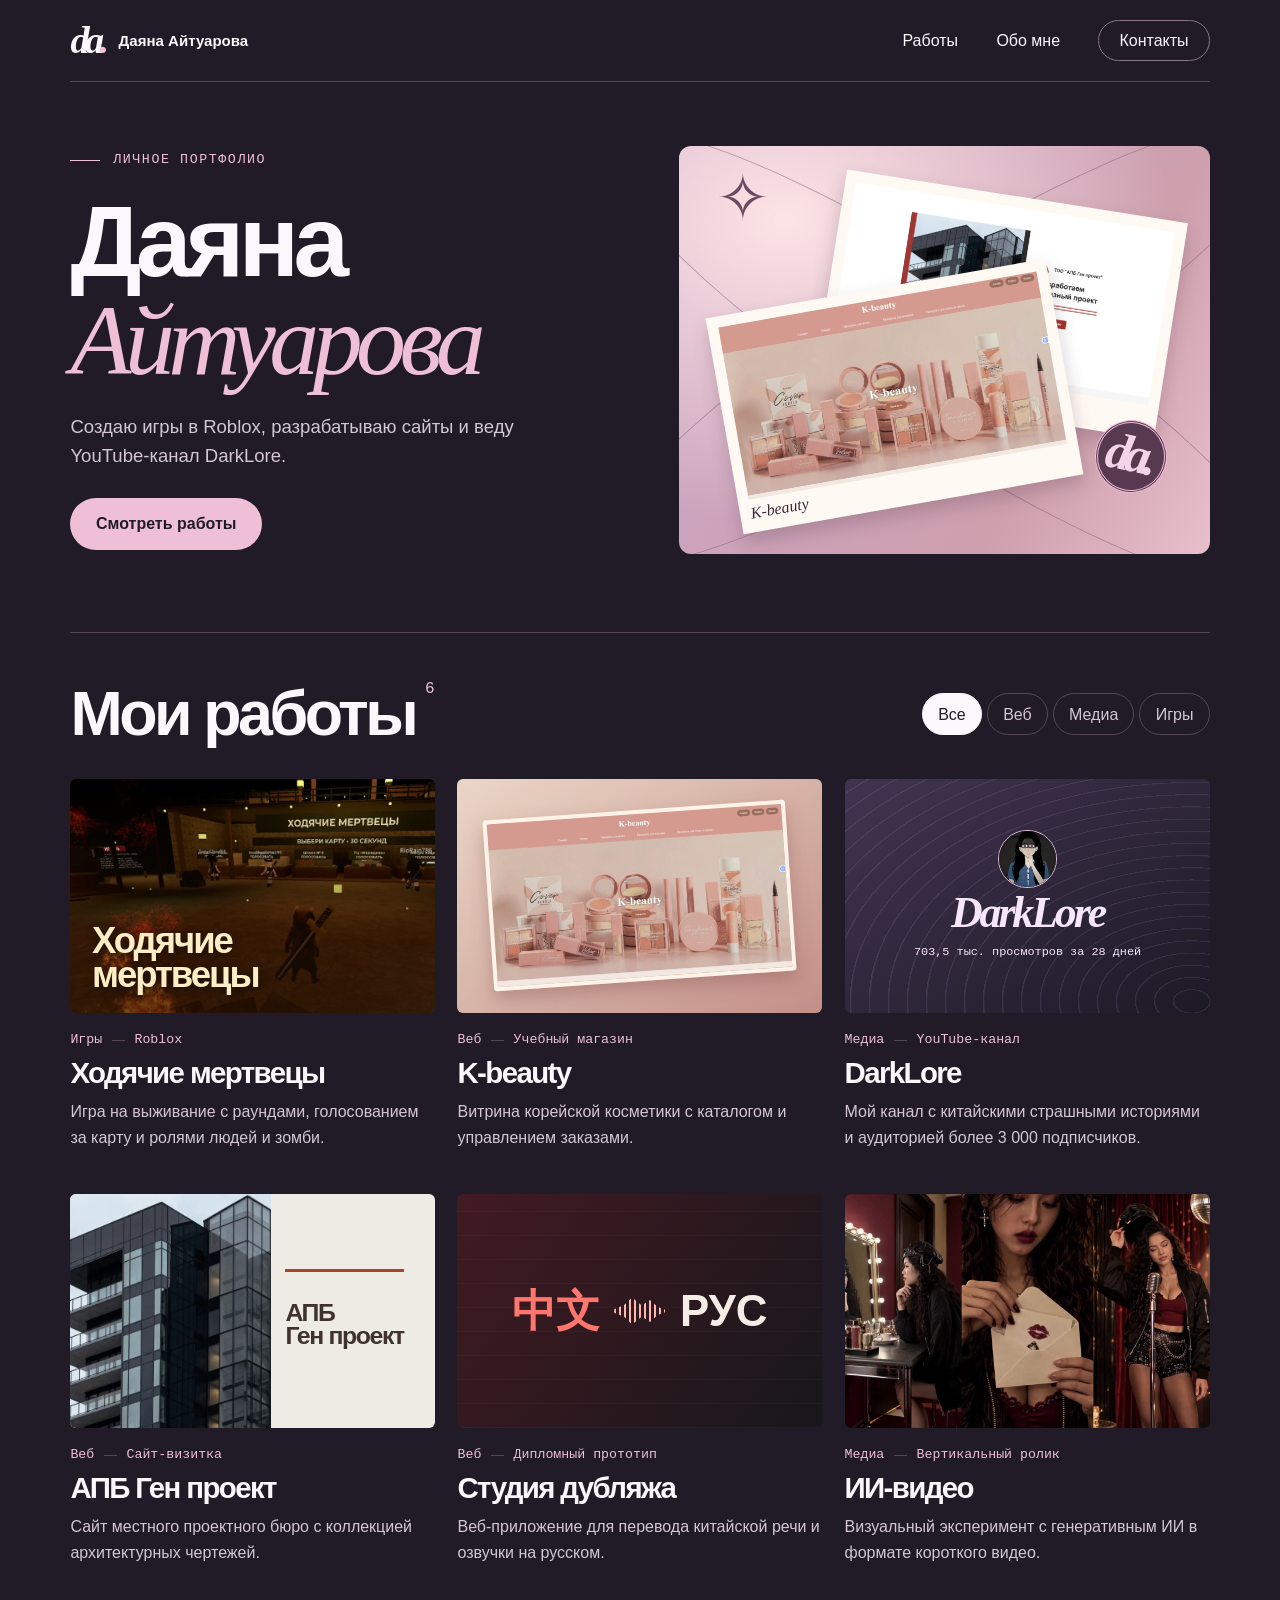
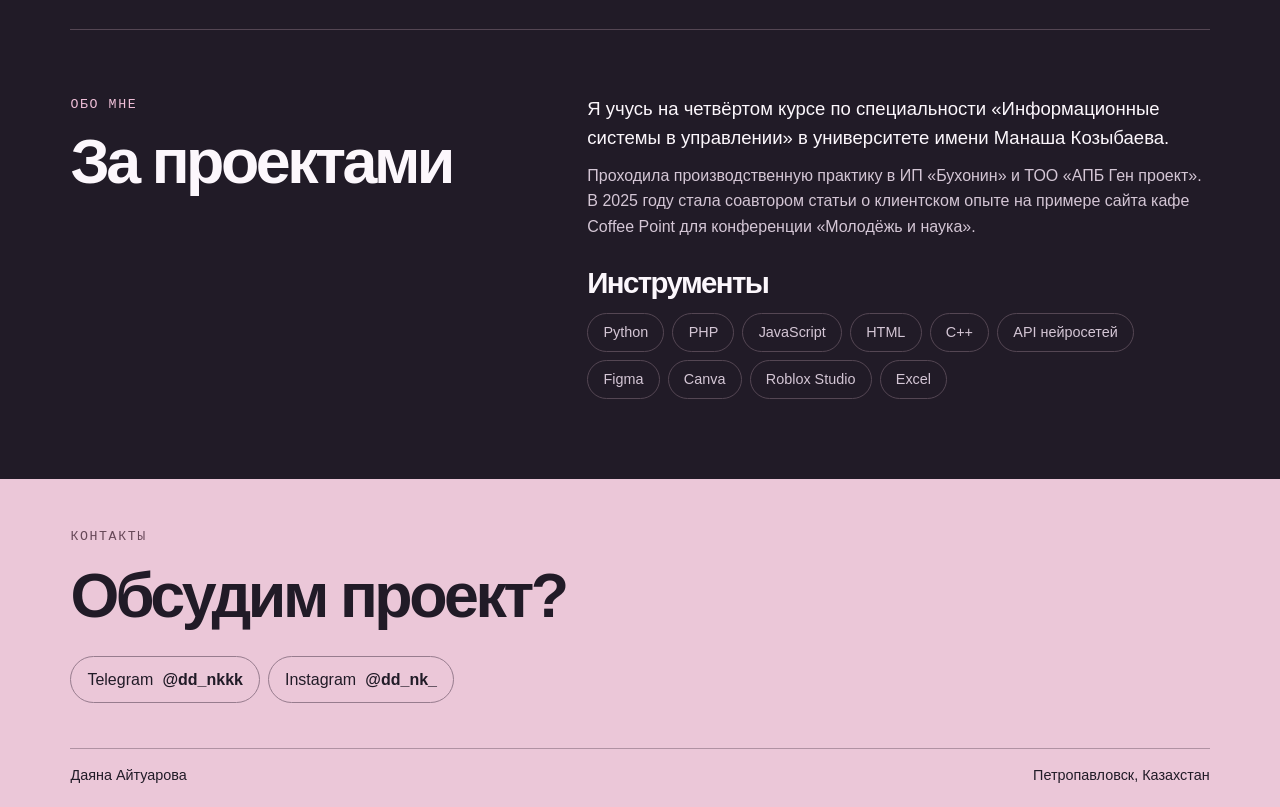
<file: index.html>
<!doctype html><html lang="ru"><head><meta charset="utf-8"><meta name="viewport" content="width=device-width,initial-scale=1"><meta name="theme-color" content="#211b27"><title>Портфолио · Даяна Айтуарова</title><meta name="description" content="Портфолио Даяны Айтуаровой. Сайты, видео и игры."><link rel="stylesheet" href="style.css?v=collage"></head><body id="top"><a class="skip" href="#main">К содержанию</a><header><a class="brand" href="#top" aria-label="Даяна Айтуарова, главная"><b>da<span>.</span></b><span>Даяна Айтуарова</span></a><nav aria-label="Основная навигация"><a href="#work">Работы</a><a href="#about">Обо мне</a><a class="nav-contact" href="#contact">Контакты</a></nav></header><main class="wrap" id="main"><section class="hero"><div class="hero-copy"><div class="eyebrow"><i></i> Личное портфолио</div><h1>Даяна<br><em>Айтуарова</em></h1><p>Создаю игры в Roblox, разрабатываю сайты и веду YouTube-канал DarkLore.</p><a class="btn" href="#work">Смотреть работы</a></div>
<div class="folio"><div class="orbit"></div><div class="orbit two"></div><span class="spark" aria-hidden="true">✧</span><a class="print rear" href="gen-proekt.html"><img src="arch.webp" alt=""><span>АПБ Ген проект</span></a><a class="print front" href="k-beauty.html"><img src="beauty.webp" alt=""><span>K-beauty</span></a><div class="seal" aria-hidden="true">da.</div></div></section><section id="work"><div class="work-head"><h2>Мои работы<sup>6</sup></h2><div class="filters" aria-label="Фильтр проектов" hidden><button type="button" aria-pressed="true" data-filter="Все">Все</button><button type="button" aria-pressed="false" data-filter="Веб">Веб</button><button type="button" aria-pressed="false" data-filter="Медиа">Медиа</button><button type="button" aria-pressed="false" data-filter="Игры">Игры</button></div></div><div class="grid"><article data-kind="Игры"><a class="card" href="walking-dead.html"><div class="thumb walking-dead"><img src="lobby-cover.webp" alt=""><span class="game-wordmark">Ходячие<br>мертвецы</span></div><div class="meta">Игры <i></i> Roblox</div><h3>Ходячие мертвецы</h3><p>Игра на выживание с раундами, голосованием за карту и ролями людей и зомби.</p></a></article><article data-kind="Веб"><a class="card" href="k-beauty.html"><div class="thumb k-beauty"><img class="beauty-print" src="beauty.webp" alt=""></div><div class="meta">Веб <i></i> Учебный магазин</div><h3>K-beauty</h3><p>Витрина корейской косметики с каталогом и управлением заказами.</p></a></article><article data-kind="Медиа"><a class="card" href="darklore.html"><div class="thumb darklore"><div class="channel-mark"><img src="darklore-avatar.webp" alt=""><b>DarkLore</b><small>703,5 тыс. просмотров за 28 дней</small></div></div><div class="meta">Медиа <i></i> YouTube-канал</div><h3>DarkLore</h3><p>Мой канал с китайскими страшными историями и аудиторией более 3 000 подписчиков.</p></a></article><article data-kind="Веб"><a class="card" href="gen-proekt.html"><div class="thumb gen-proekt"><img class="building" src="arch-cover.webp" alt=""><strong class="bureau">АПБ<br>Ген проект</strong></div><div class="meta">Веб <i></i> Сайт-визитка</div><h3>АПБ Ген проект</h3><p>Сайт местного проектного бюро с коллекцией архитектурных чертежей.</p></a></article><article data-kind="Веб"><a class="card" href="dubbing.html"><div class="thumb dubbing"><div class="dub-mark"><span>中文</span><i aria-hidden="true"></i><b>РУС</b></div></div><div class="meta">Веб <i></i> Дипломный прототип</div><h3>Студия дубляжа</h3><p>Веб-приложение для перевода китайской речи и озвучки на русском.</p></a></article><article data-kind="Медиа"><a class="card" href="ai-film.html"><div class="thumb ai-film"><img src="film-strip.webp" alt="Три кадра ролика — у зеркала, письмо и сцена"></div><div class="meta">Медиа <i></i> Вертикальный ролик</div><h3>ИИ-видео</h3><p>Визуальный эксперимент с генеративным ИИ в формате короткого видео.</p></a></article></div></section><section id="about" class="about"><div><div class="eyebrow">Обо мне</div><h2>За проектами</h2></div><div><p class="intro">Я учусь на четвёртом курсе по специальности «Информационные системы в управлении» в университете имени Манаша Козыбаева.</p><p>Проходила производственную практику в ИП «Бухонин» и ТОО «АПБ Ген проект». В 2025 году стала соавтором статьи о клиентском опыте на примере сайта кафе Coffee Point для конференции «Молодёжь и наука».</p><h3>Инструменты</h3><div class="tags"><span>Python</span><span>PHP</span><span>JavaScript</span><span>HTML</span><span>C++</span><span>API нейросетей</span><span>Figma</span><span>Canva</span><span>Roblox Studio</span><span>Excel</span></div></div></section></main><script src="filter.js?v=collage"></script><footer id="contact"><div class="wrap"><div class="eyebrow">Контакты</div><h2>Обсудим проект?</h2><div class="contacts"><a href="https://t.me/dd_nkkk">Telegram <b>@dd_nkkk</b></a><a href="https://www.instagram.com/dd_nk_/">Instagram <b>@dd_nk_</b></a></div><div class="sign">Даяна Айтуарова <span>Петропавловск, Казахстан</span></div></div></footer></body></html>
</file>
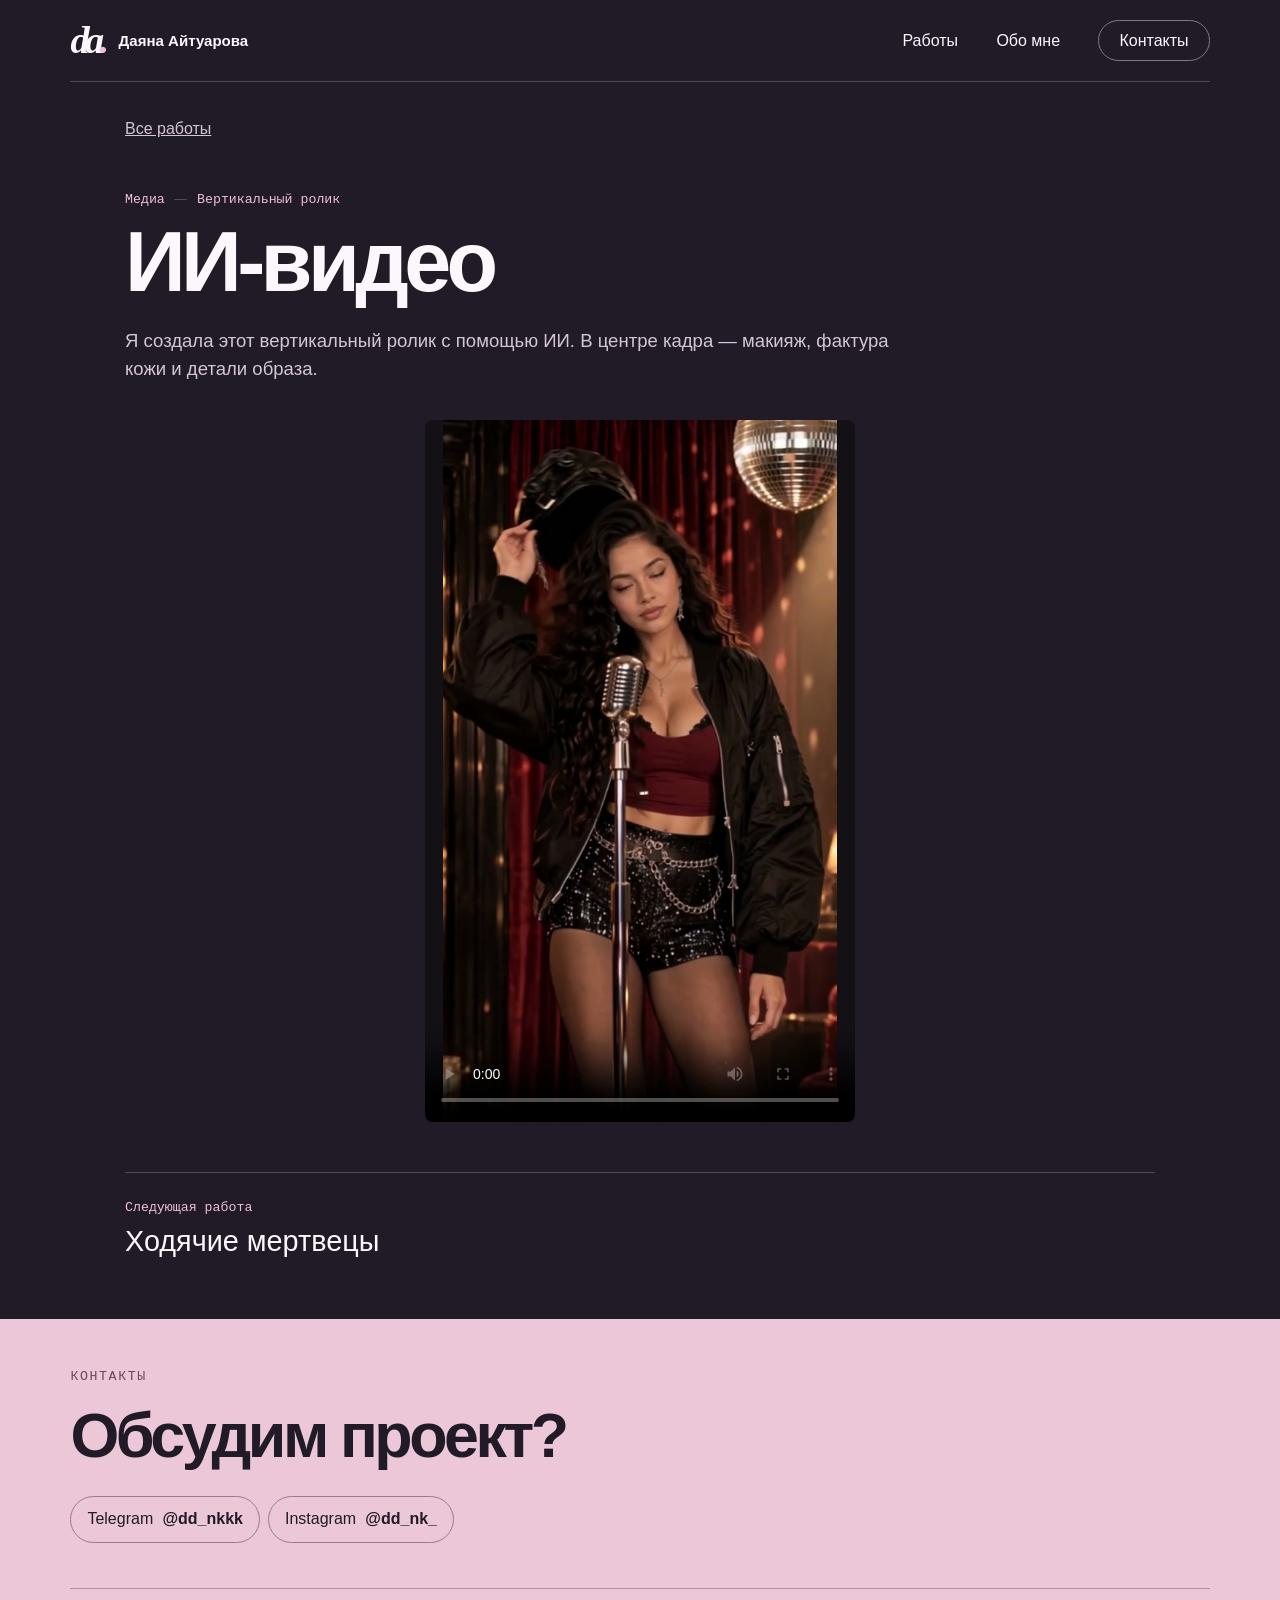
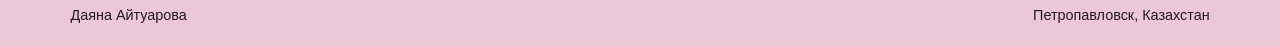
<file: ai-film.html>
<!doctype html><html lang="ru"><head><meta charset="utf-8"><meta name="viewport" content="width=device-width,initial-scale=1"><meta name="theme-color" content="#211b27"><title>ИИ-видео · Даяна Айтуарова</title><meta name="description" content="Портфолио Даяны Айтуаровой. Сайты, видео и игры."><link rel="stylesheet" href="style.css?v=collage"></head><body id="top"><a class="skip" href="#main">К содержанию</a><header><a class="brand" href="index.html#top" aria-label="Даяна Айтуарова, главная"><b>da<span>.</span></b><span>Даяна Айтуарова</span></a><nav aria-label="Основная навигация"><a href="index.html#work">Работы</a><a href="index.html#about">Обо мне</a><a class="nav-contact" href="index.html#contact">Контакты</a></nav></header><main id="main" class="wrap case"><a class="back" href="index.html#work">Все работы</a><div class="meta">Медиа <i></i> Вертикальный ролик</div><h1>ИИ-видео</h1><p class="intro">Я создала этот вертикальный ролик с помощью ИИ. В центре кадра — макияж, фактура кожи и детали образа.</p><video controls playsinline preload="metadata" poster="film.jpg?v=stage" aria-label="Авторский ИИ-ролик"><source src="film.mp4" type="video/mp4"></video><a class="next" href="walking-dead.html"><small>Следующая работа</small>Ходячие мертвецы</a></main><footer id="contact"><div class="wrap"><div class="eyebrow">Контакты</div><h2>Обсудим проект?</h2><div class="contacts"><a href="https://t.me/dd_nkkk">Telegram <b>@dd_nkkk</b></a><a href="https://www.instagram.com/dd_nk_/">Instagram <b>@dd_nk_</b></a></div><div class="sign">Даяна Айтуарова <span>Петропавловск, Казахстан</span></div></div></footer></body></html>
</file>
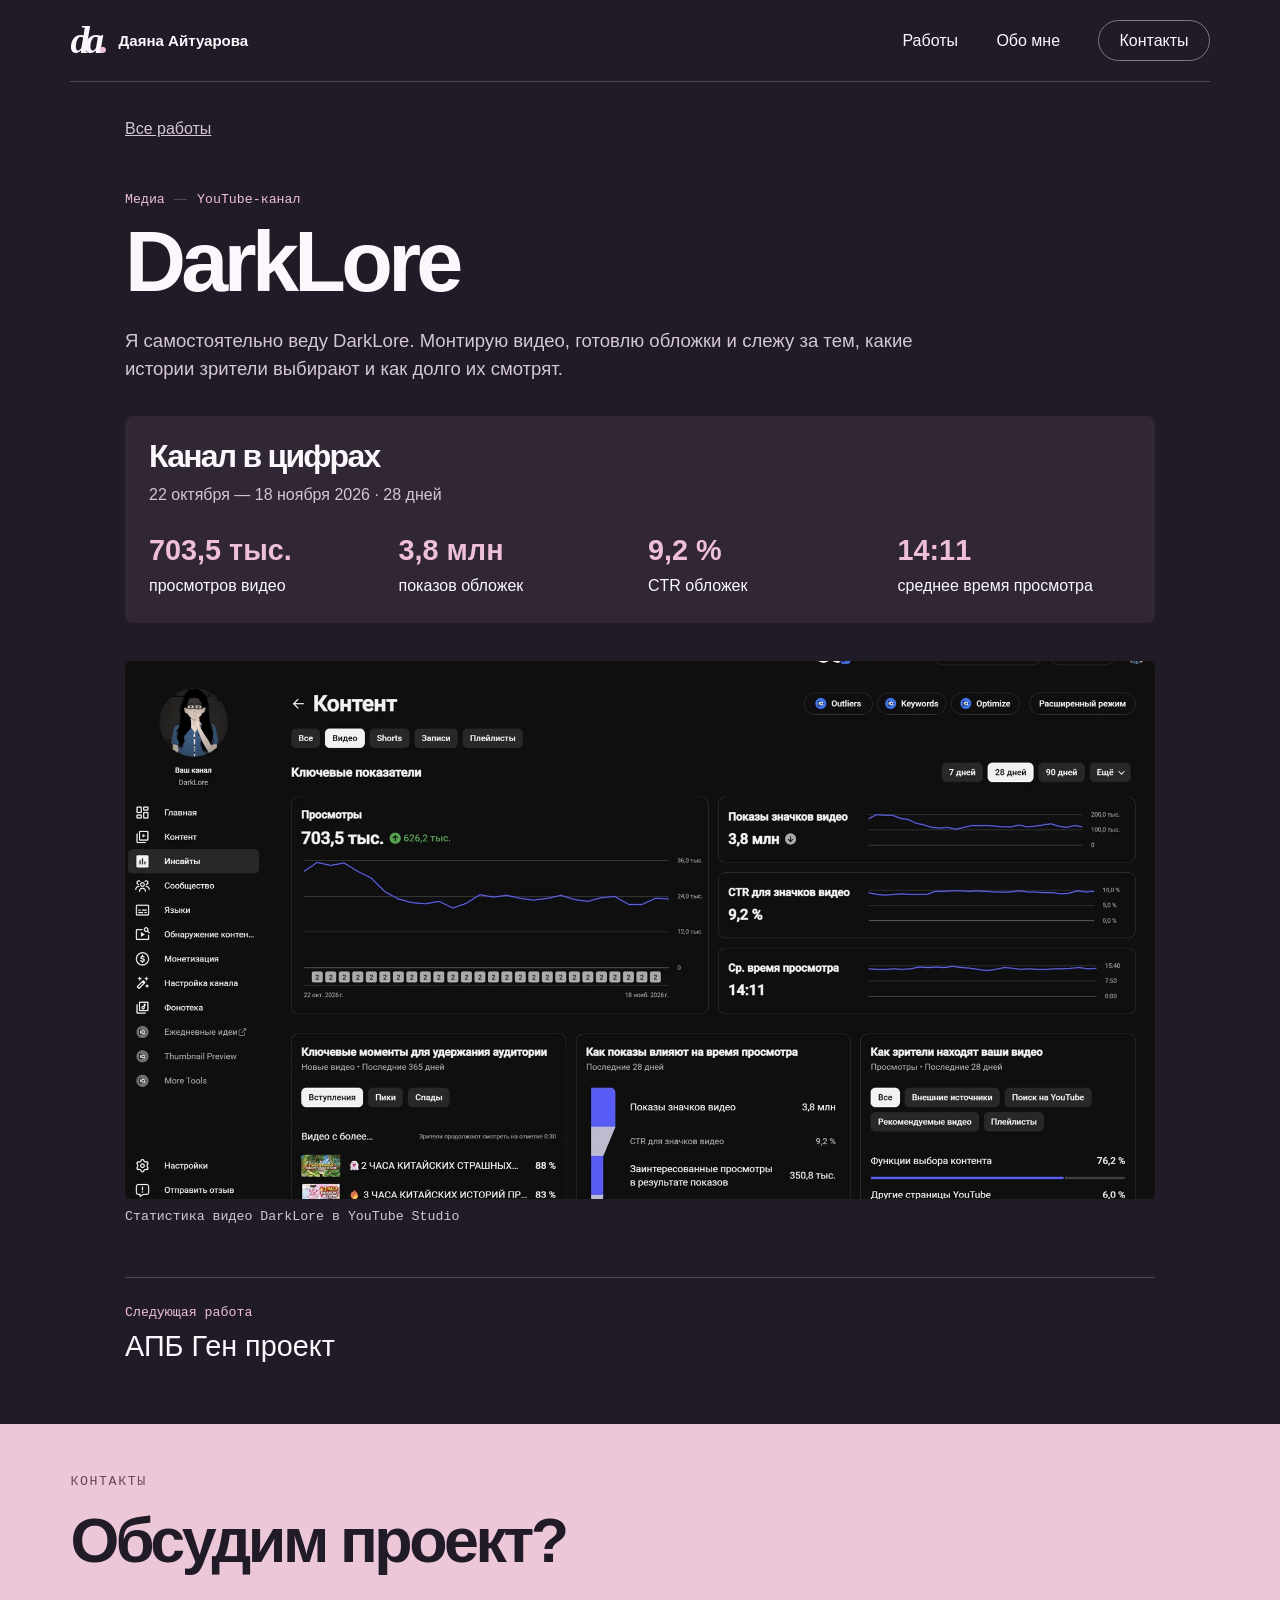
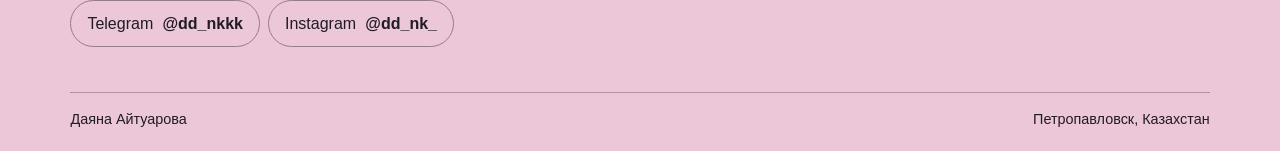
<file: darklore.html>
<!doctype html><html lang="ru"><head><meta charset="utf-8"><meta name="viewport" content="width=device-width,initial-scale=1"><meta name="theme-color" content="#211b27"><title>DarkLore · Даяна Айтуарова</title><meta name="description" content="Портфолио Даяны Айтуаровой. Сайты, видео и игры."><link rel="stylesheet" href="style.css"></head><body id="top"><a class="skip" href="#main">К содержанию</a><header><a class="brand" href="index.html#top" aria-label="Даяна Айтуарова, главная"><b>da<span>.</span></b><span>Даяна Айтуарова</span></a><nav aria-label="Основная навигация"><a href="index.html#work">Работы</a><a href="index.html#about">Обо мне</a><a class="nav-contact" href="index.html#contact">Контакты</a></nav></header><main id="main" class="wrap case"><a class="back" href="index.html#work">Все работы</a><div class="meta">Медиа <i></i> YouTube-канал</div><h1>DarkLore</h1><p class="intro">Я самостоятельно веду DarkLore. Монтирую видео, готовлю обложки и слежу за тем, какие истории зрители выбирают и как долго их смотрят.</p><aside><h2>Канал в цифрах</h2><p>22 октября — 18 ноября 2026 · 28 дней</p><div class="stats"><div><b>703,5 тыс.</b>просмотров видео</div><div><b>3,8 млн</b>показов обложек</div><div><b>9,2 %</b>CTR обложек</div><div><b>14:11</b>среднее время просмотра</div></div></aside><figure><a href="youtube.webp" aria-label="Открыть изображение — Статистика видео DarkLore в YouTube Studio"><img loading="lazy" src="youtube.webp" alt="Статистика видео DarkLore в YouTube Studio"></a><figcaption>Статистика видео DarkLore в YouTube Studio</figcaption></figure><a class="next" href="gen-proekt.html"><small>Следующая работа</small>АПБ Ген проект</a></main><footer id="contact"><div class="wrap"><div class="eyebrow">Контакты</div><h2>Обсудим проект?</h2><div class="contacts"><a href="https://t.me/dd_nkkk">Telegram <b>@dd_nkkk</b></a><a href="https://www.instagram.com/dd_nk_/">Instagram <b>@dd_nk_</b></a></div><div class="sign">Даяна Айтуарова <span>Петропавловск, Казахстан</span></div></div></footer></body></html>
</file>
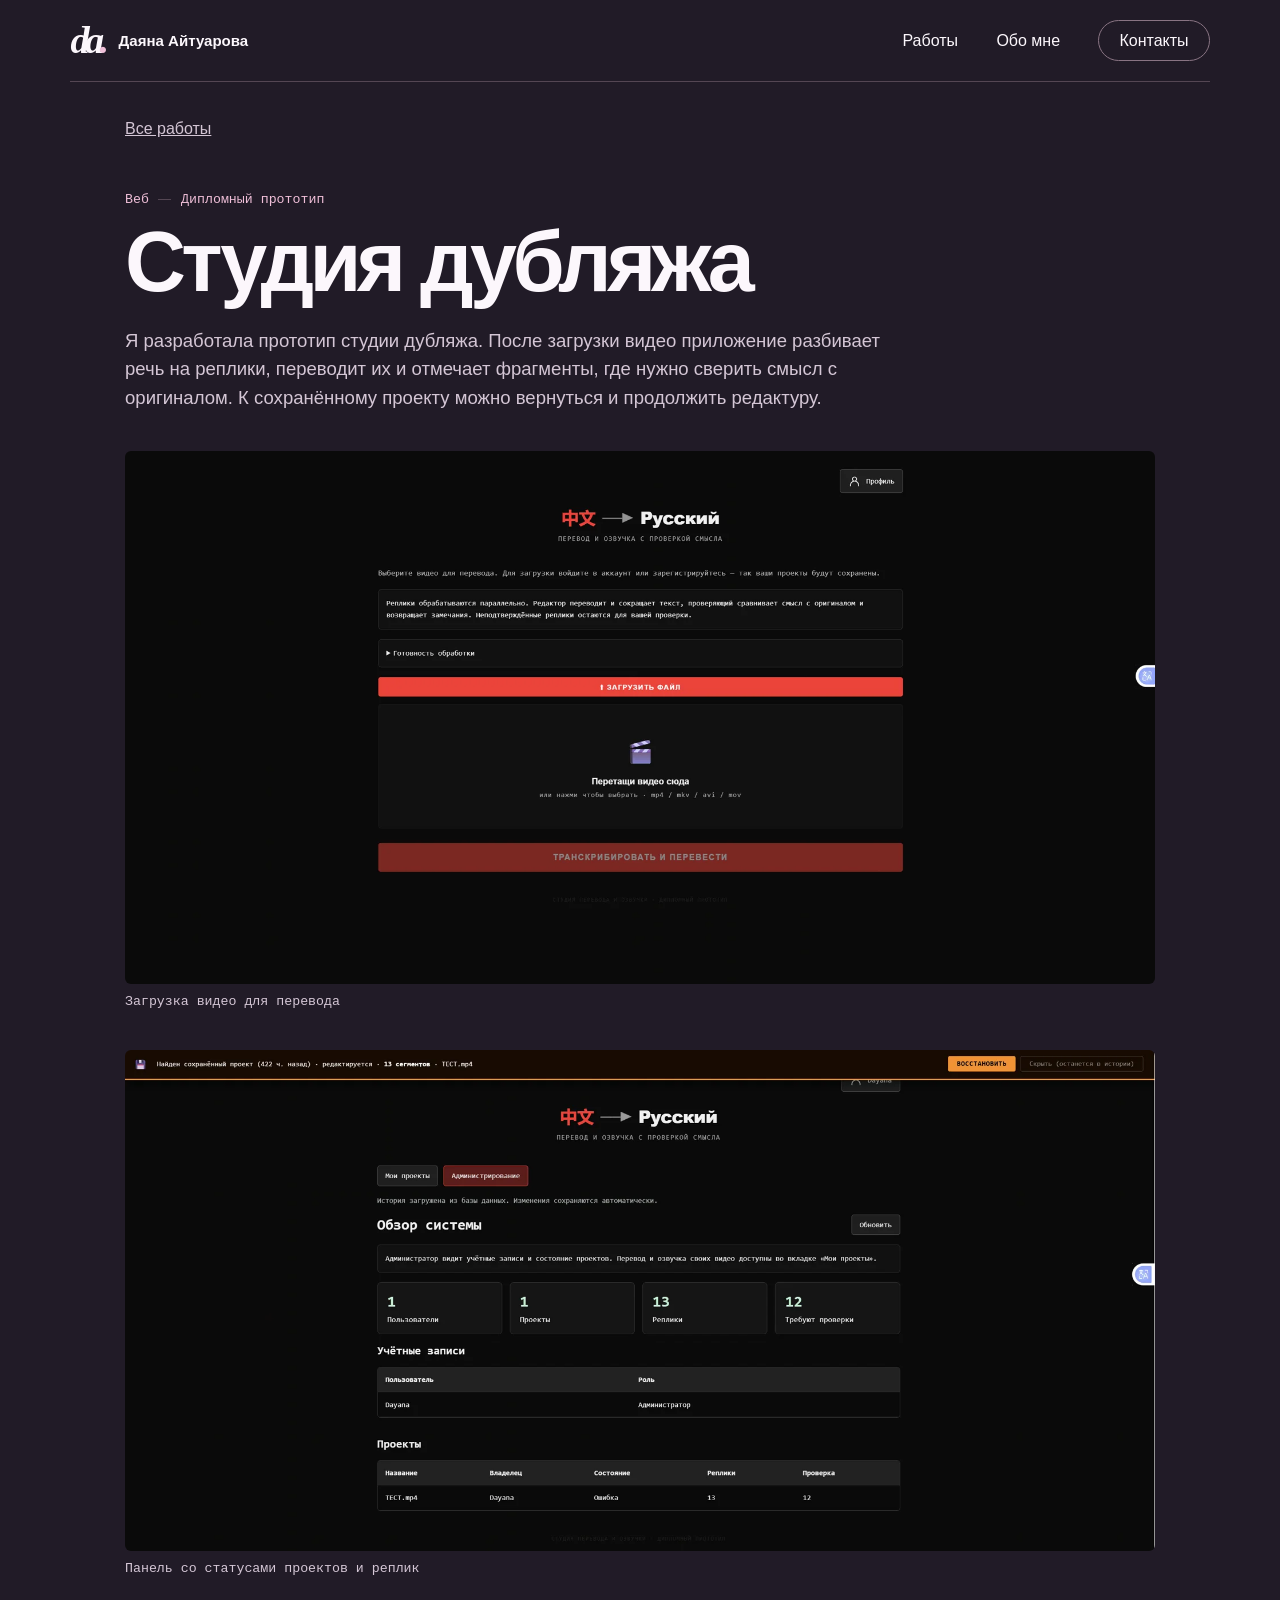
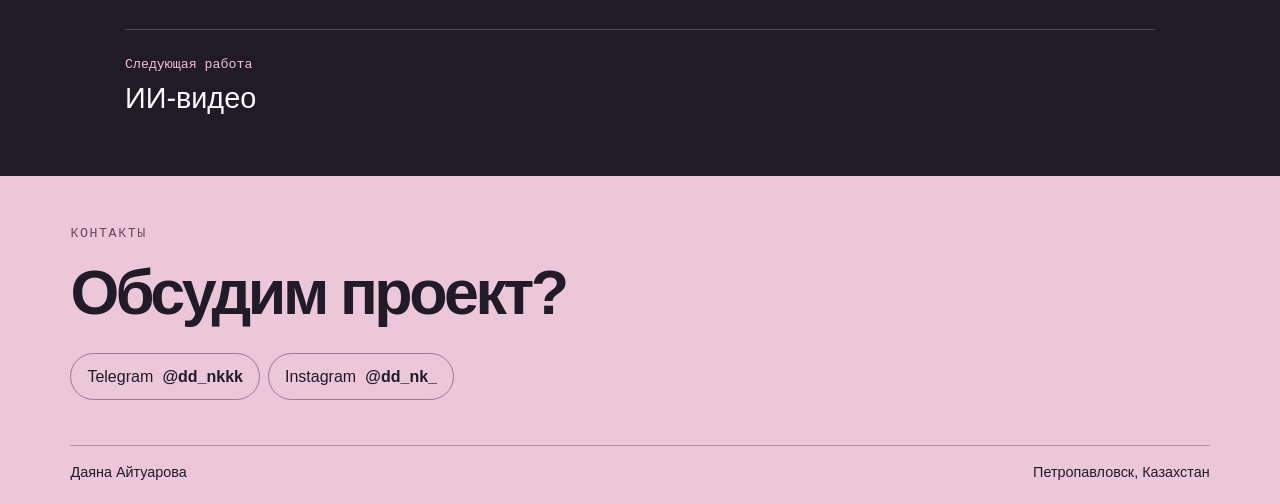
<file: dubbing.html>
<!doctype html><html lang="ru"><head><meta charset="utf-8"><meta name="viewport" content="width=device-width,initial-scale=1"><meta name="theme-color" content="#211b27"><title>Студия дубляжа · Даяна Айтуарова</title><meta name="description" content="Портфолио Даяны Айтуаровой. Сайты, видео и игры."><link rel="stylesheet" href="style.css"></head><body id="top"><a class="skip" href="#main">К содержанию</a><header><a class="brand" href="index.html#top" aria-label="Даяна Айтуарова, главная"><b>da<span>.</span></b><span>Даяна Айтуарова</span></a><nav aria-label="Основная навигация"><a href="index.html#work">Работы</a><a href="index.html#about">Обо мне</a><a class="nav-contact" href="index.html#contact">Контакты</a></nav></header><main id="main" class="wrap case"><a class="back" href="index.html#work">Все работы</a><div class="meta">Веб <i></i> Дипломный прототип</div><h1>Студия дубляжа</h1><p class="intro">Я разработала прототип студии дубляжа. После загрузки видео приложение разбивает речь на реплики, переводит их и отмечает фрагменты, где нужно сверить смысл с оригиналом. К сохранённому проекту можно вернуться и продолжить редактуру.</p><figure><a href="dub.webp" aria-label="Открыть изображение — Загрузка видео для перевода"><img loading="lazy" src="dub.webp" alt="Загрузка видео для перевода"></a><figcaption>Загрузка видео для перевода</figcaption></figure><figure><a href="dashboard.webp" aria-label="Открыть изображение — Панель со статусами проектов и реплик"><img loading="lazy" src="dashboard.webp" alt="Панель со статусами проектов и реплик"></a><figcaption>Панель со статусами проектов и реплик</figcaption></figure><a class="next" href="ai-film.html"><small>Следующая работа</small>ИИ-видео</a></main><footer id="contact"><div class="wrap"><div class="eyebrow">Контакты</div><h2>Обсудим проект?</h2><div class="contacts"><a href="https://t.me/dd_nkkk">Telegram <b>@dd_nkkk</b></a><a href="https://www.instagram.com/dd_nk_/">Instagram <b>@dd_nk_</b></a></div><div class="sign">Даяна Айтуарова <span>Петропавловск, Казахстан</span></div></div></footer></body></html>
</file>
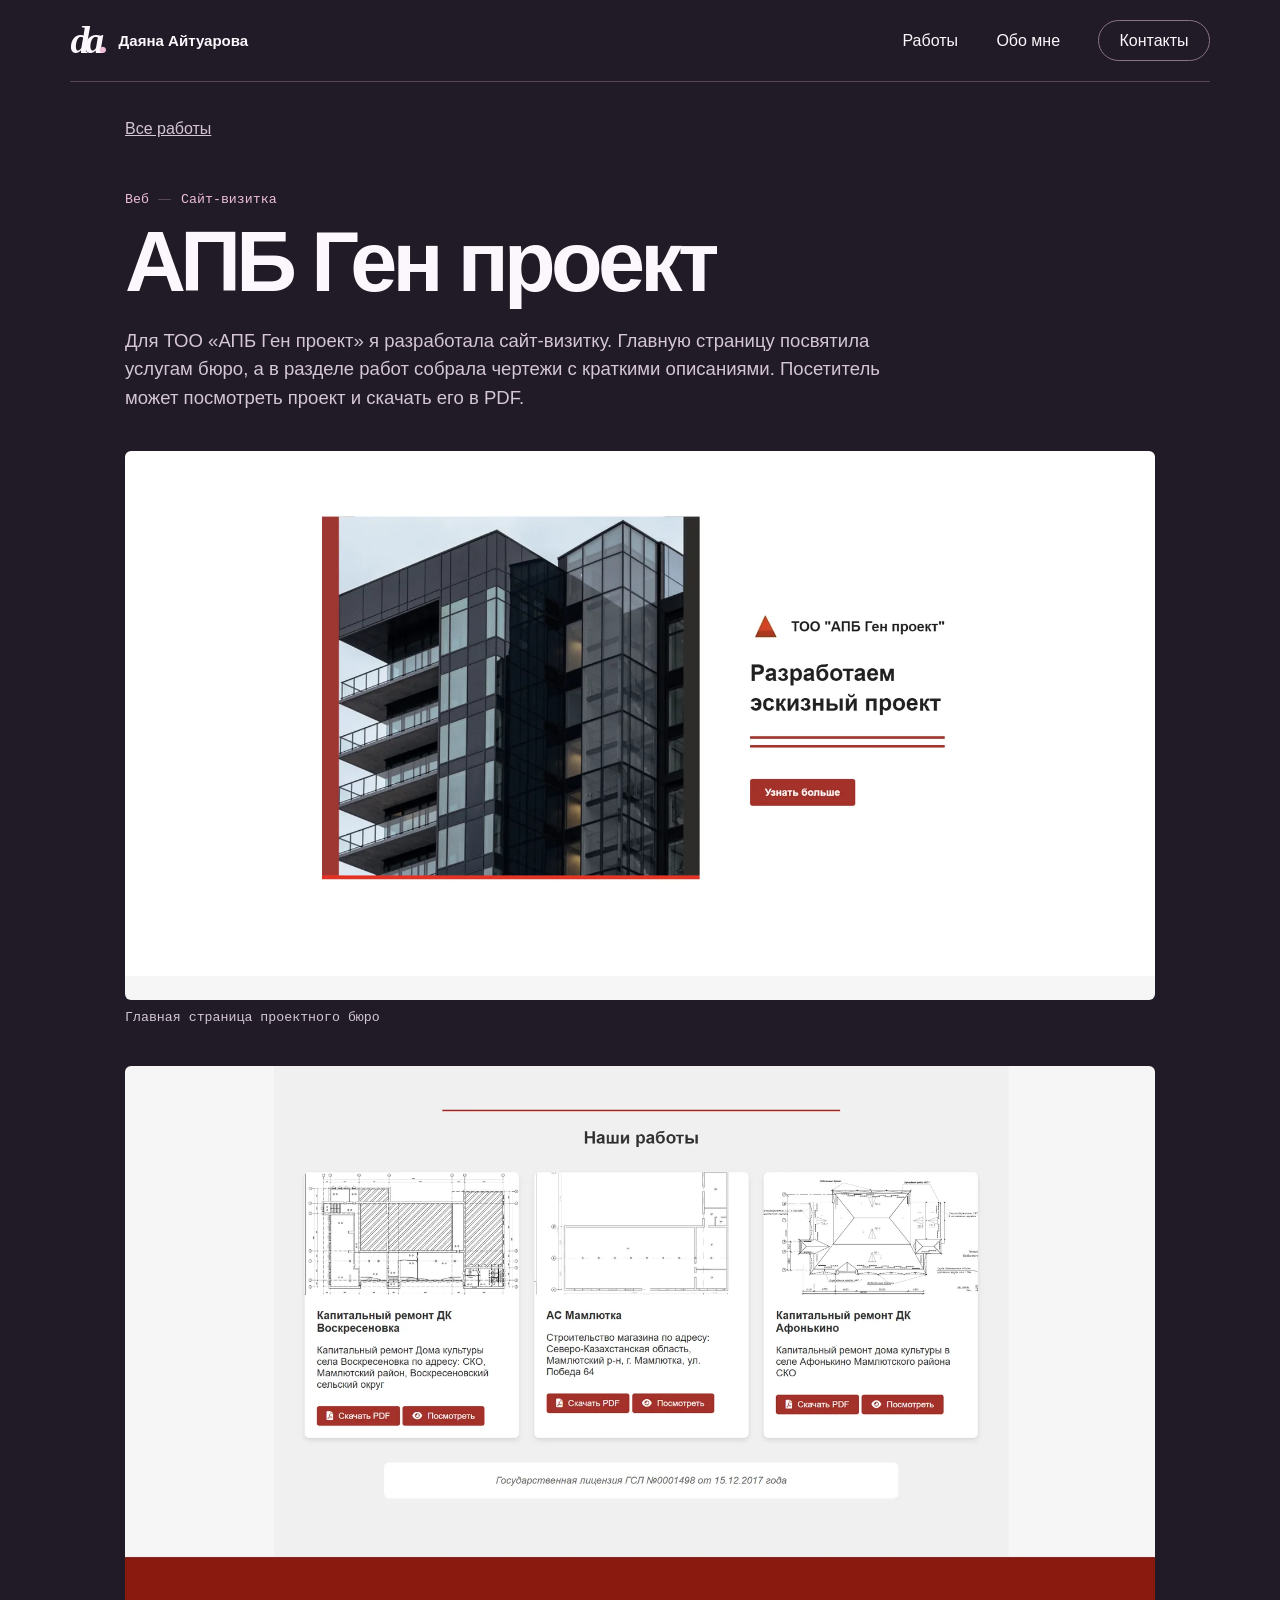
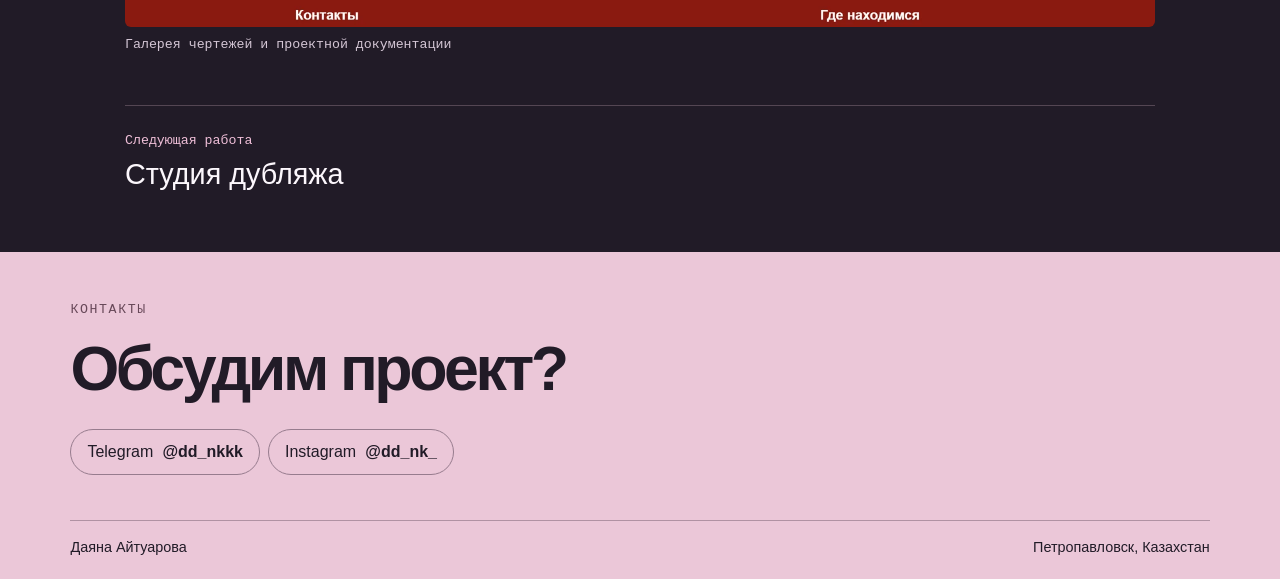
<file: gen-proekt.html>
<!doctype html><html lang="ru"><head><meta charset="utf-8"><meta name="viewport" content="width=device-width,initial-scale=1"><meta name="theme-color" content="#211b27"><title>АПБ Ген проект · Даяна Айтуарова</title><meta name="description" content="Портфолио Даяны Айтуаровой. Сайты, видео и игры."><link rel="stylesheet" href="style.css"></head><body id="top"><a class="skip" href="#main">К содержанию</a><header><a class="brand" href="index.html#top" aria-label="Даяна Айтуарова, главная"><b>da<span>.</span></b><span>Даяна Айтуарова</span></a><nav aria-label="Основная навигация"><a href="index.html#work">Работы</a><a href="index.html#about">Обо мне</a><a class="nav-contact" href="index.html#contact">Контакты</a></nav></header><main id="main" class="wrap case"><a class="back" href="index.html#work">Все работы</a><div class="meta">Веб <i></i> Сайт-визитка</div><h1>АПБ Ген проект</h1><p class="intro">Для ТОО «АПБ Ген проект» я разработала сайт-визитку. Главную страницу посвятила услугам бюро, а в разделе работ собрала чертежи с краткими описаниями. Посетитель может посмотреть проект и скачать его в PDF.</p><figure><a href="arch.webp" aria-label="Открыть изображение — Главная страница проектного бюро"><img loading="lazy" src="arch.webp" alt="Главная страница проектного бюро"></a><figcaption>Главная страница проектного бюро</figcaption></figure><figure><a href="plans.webp" aria-label="Открыть изображение — Галерея чертежей и проектной документации"><img loading="lazy" src="plans.webp" alt="Галерея чертежей и проектной документации"></a><figcaption>Галерея чертежей и проектной документации</figcaption></figure><a class="next" href="dubbing.html"><small>Следующая работа</small>Студия дубляжа</a></main><footer id="contact"><div class="wrap"><div class="eyebrow">Контакты</div><h2>Обсудим проект?</h2><div class="contacts"><a href="https://t.me/dd_nkkk">Telegram <b>@dd_nkkk</b></a><a href="https://www.instagram.com/dd_nk_/">Instagram <b>@dd_nk_</b></a></div><div class="sign">Даяна Айтуарова <span>Петропавловск, Казахстан</span></div></div></footer></body></html>
</file>
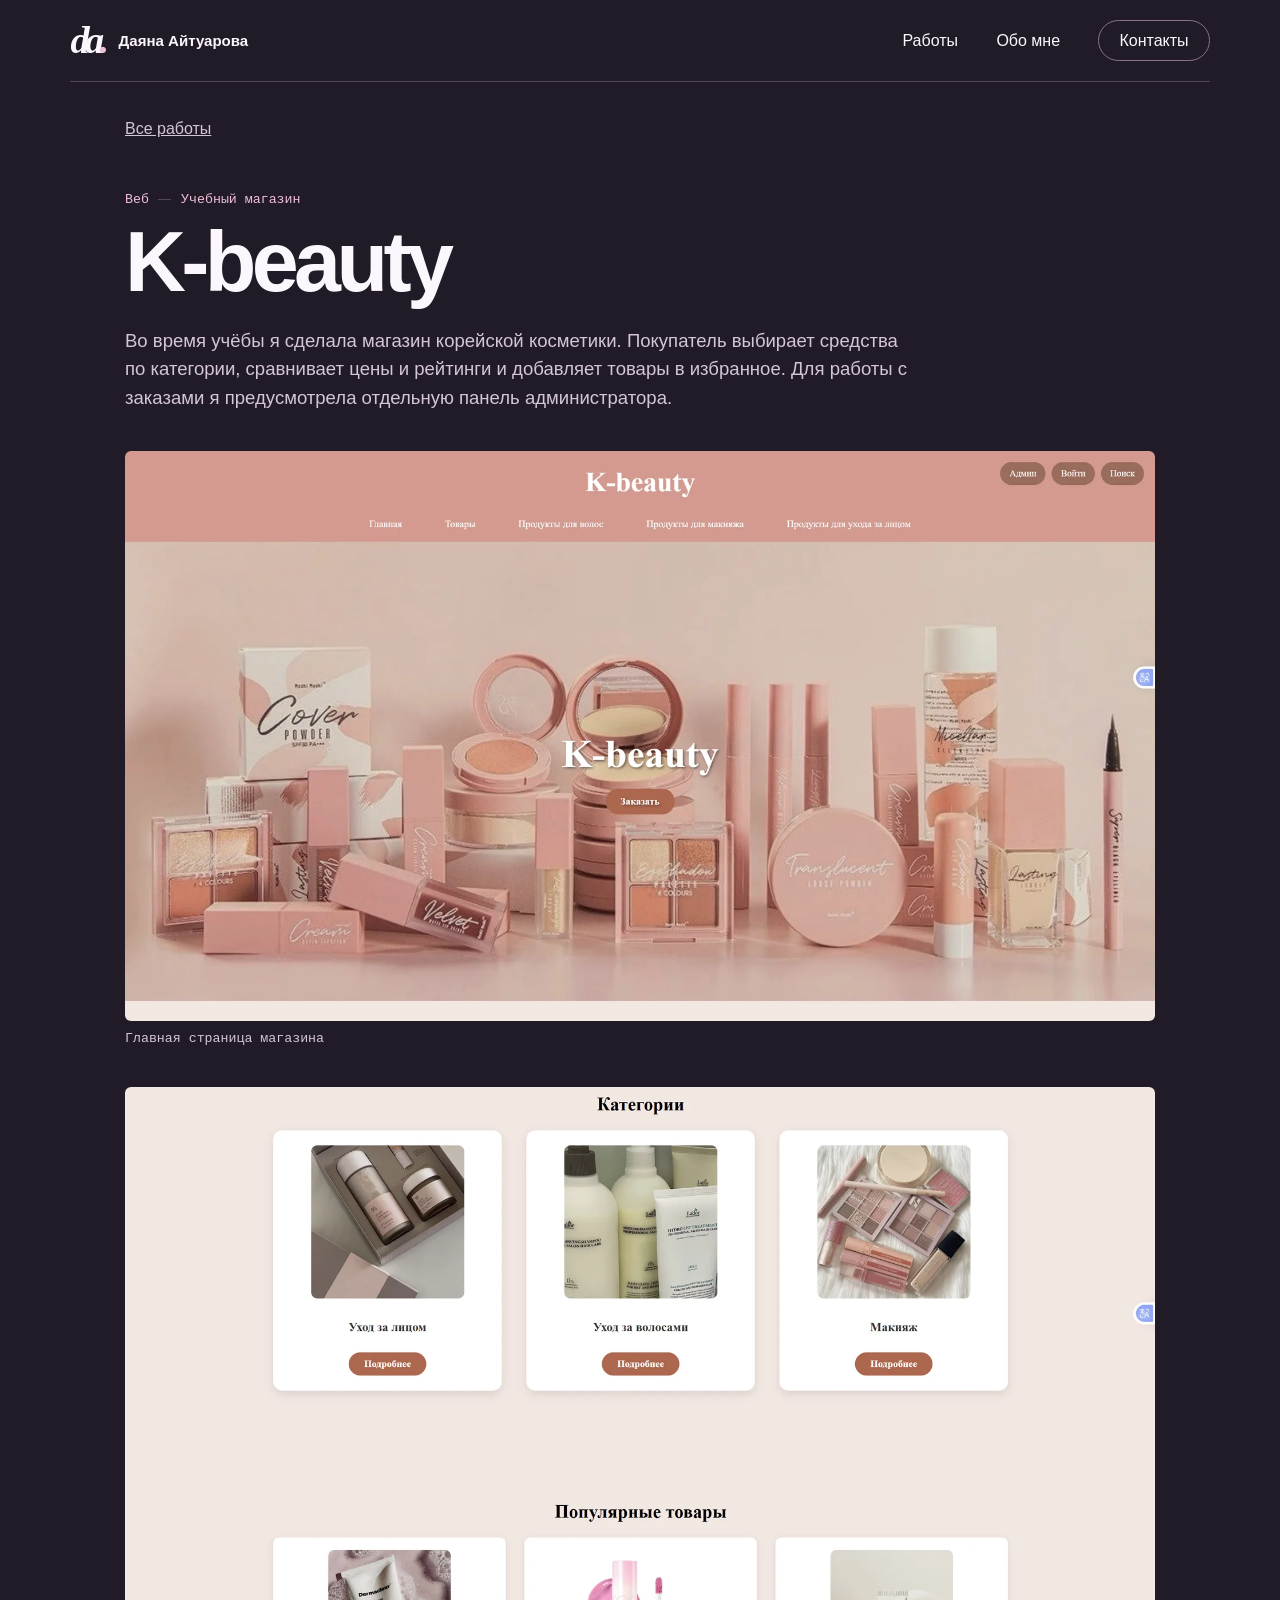
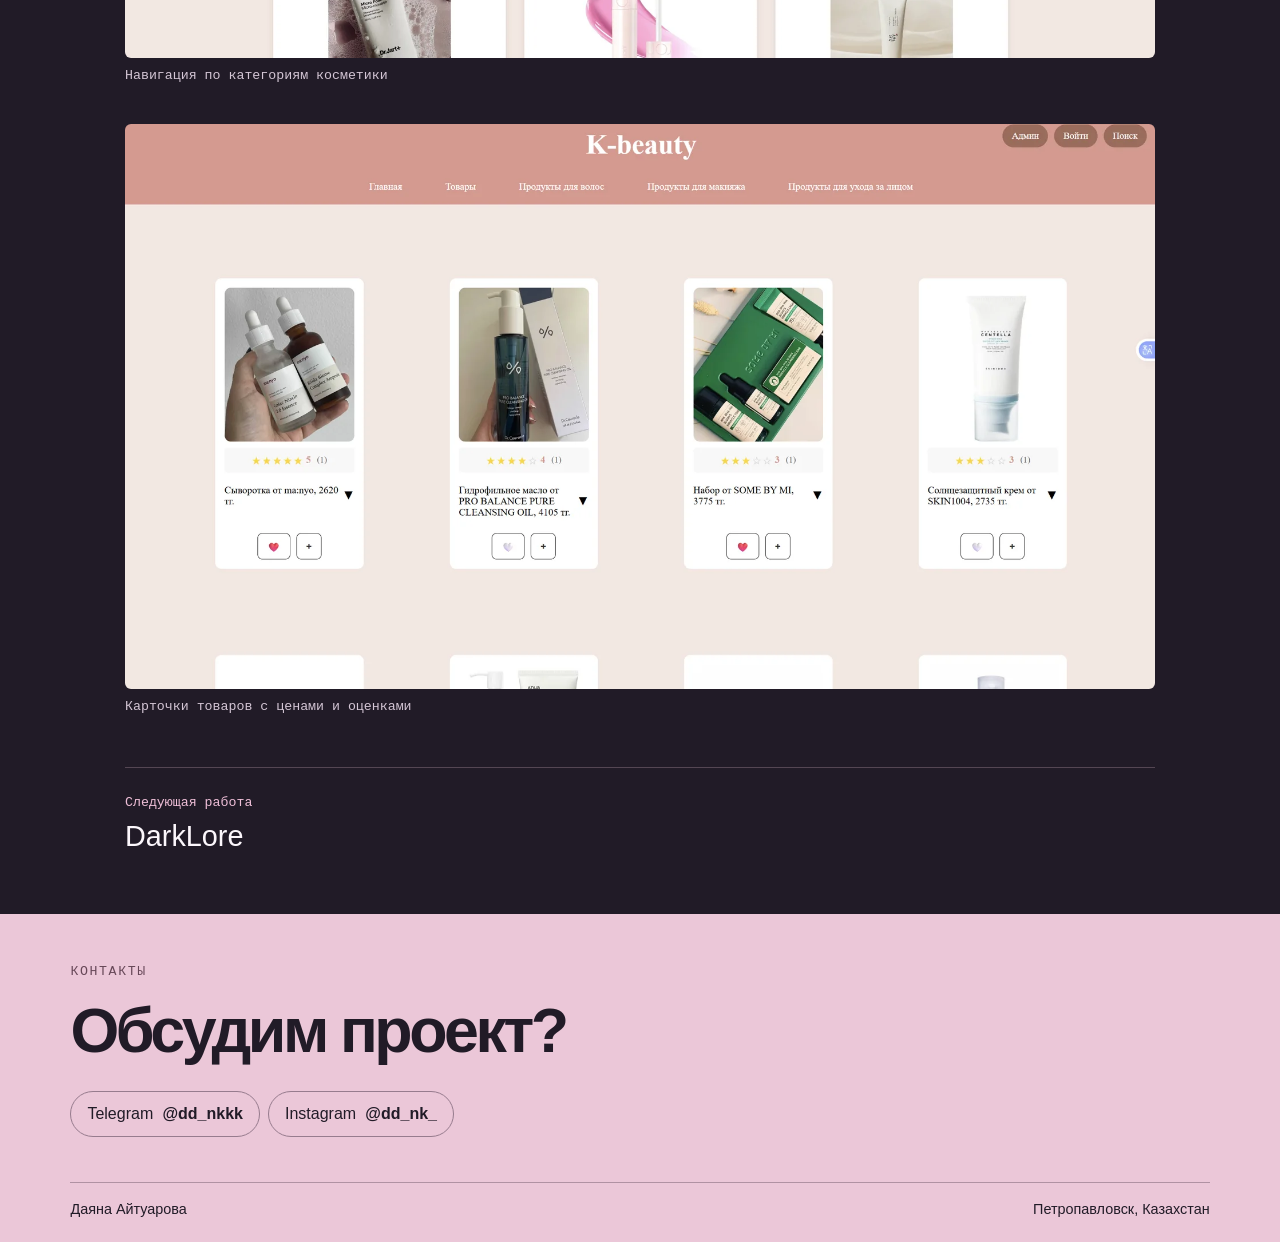
<file: k-beauty.html>
<!doctype html><html lang="ru"><head><meta charset="utf-8"><meta name="viewport" content="width=device-width,initial-scale=1"><meta name="theme-color" content="#211b27"><title>K-beauty · Даяна Айтуарова</title><meta name="description" content="Портфолио Даяны Айтуаровой. Сайты, видео и игры."><link rel="stylesheet" href="style.css"></head><body id="top"><a class="skip" href="#main">К содержанию</a><header><a class="brand" href="index.html#top" aria-label="Даяна Айтуарова, главная"><b>da<span>.</span></b><span>Даяна Айтуарова</span></a><nav aria-label="Основная навигация"><a href="index.html#work">Работы</a><a href="index.html#about">Обо мне</a><a class="nav-contact" href="index.html#contact">Контакты</a></nav></header><main id="main" class="wrap case"><a class="back" href="index.html#work">Все работы</a><div class="meta">Веб <i></i> Учебный магазин</div><h1>K-beauty</h1><p class="intro">Во время учёбы я сделала магазин корейской косметики. Покупатель выбирает средства по категории, сравнивает цены и рейтинги и добавляет товары в избранное. Для работы с заказами я предусмотрела отдельную панель администратора.</p><figure><a href="beauty.webp" aria-label="Открыть изображение — Главная страница магазина"><img loading="lazy" src="beauty.webp" alt="Главная страница магазина"></a><figcaption>Главная страница магазина</figcaption></figure><figure><a href="categories.webp" aria-label="Открыть изображение — Навигация по категориям косметики"><img loading="lazy" src="categories.webp" alt="Навигация по категориям косметики"></a><figcaption>Навигация по категориям косметики</figcaption></figure><figure><a href="catalog.webp" aria-label="Открыть изображение — Карточки товаров с ценами и оценками"><img loading="lazy" src="catalog.webp" alt="Карточки товаров с ценами и оценками"></a><figcaption>Карточки товаров с ценами и оценками</figcaption></figure><a class="next" href="darklore.html"><small>Следующая работа</small>DarkLore</a></main><footer id="contact"><div class="wrap"><div class="eyebrow">Контакты</div><h2>Обсудим проект?</h2><div class="contacts"><a href="https://t.me/dd_nkkk">Telegram <b>@dd_nkkk</b></a><a href="https://www.instagram.com/dd_nk_/">Instagram <b>@dd_nk_</b></a></div><div class="sign">Даяна Айтуарова <span>Петропавловск, Казахстан</span></div></div></footer></body></html>
</file>
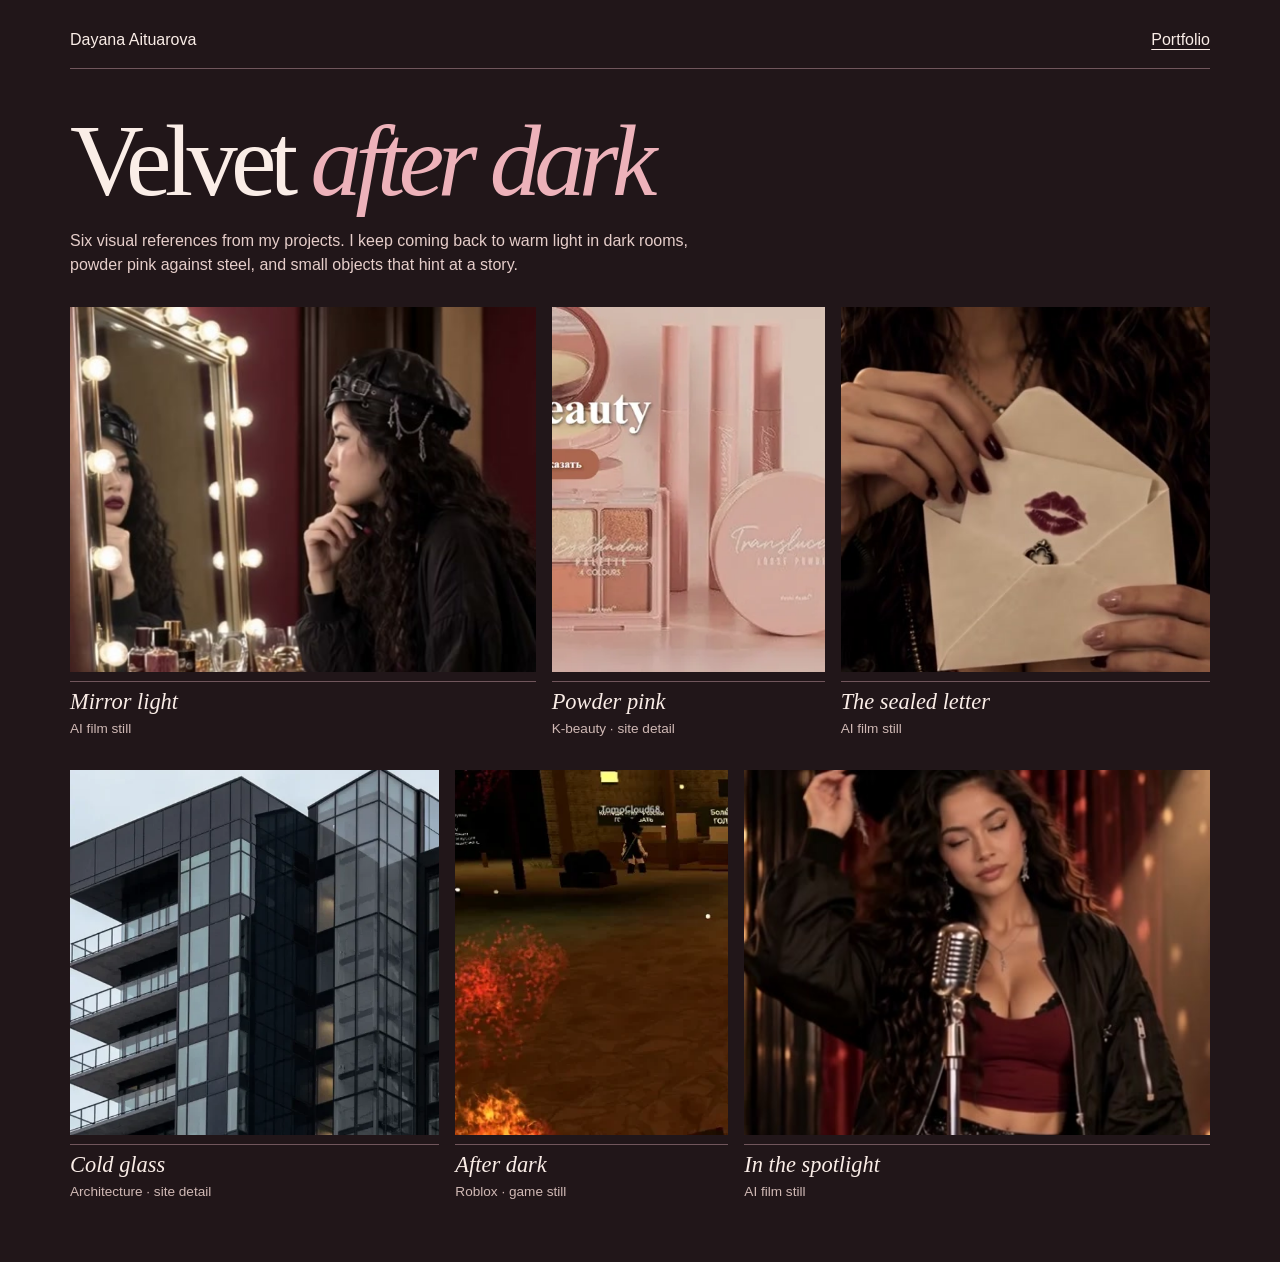
<file: moodboard.html>
<!doctype html><html lang="en"><head><meta charset="utf-8"><meta name="viewport" content="width=device-width,initial-scale=1"><title>Velvet after dark · Dayana Aituarova</title>
<style>
*{box-sizing:border-box}body{margin:0;background:#211619;color:#faede7;font:1rem/1.5 Inter,"Segoe UI",sans-serif}main{max-width:1140px;width:90%;margin:auto;padding:28px 0 60px}header{display:flex;justify-content:space-between;gap:20px;border-bottom:1px solid #71565c;padding-bottom:16px}header a{color:inherit;text-underline-offset:4px}.title{margin:42px 0 30px}.title h1{font:400 clamp(3rem,8vw,7rem)/.98 Georgia,serif;letter-spacing:-.065em;margin:0}.title em{color:#edb2ba}.title p{color:#e6ceca;max-width:640px;margin:18px 0 0}.board{display:grid;grid-template-columns:repeat(12,1fr);gap:30px 16px}.mirror,.stage{grid-column:span 5}.powder,.amber{grid-column:span 3}.letter,.glass{grid-column:span 4}figure{margin:0;min-width:0}img{width:100%;height:clamp(220px,31vw,365px);display:block;object-fit:cover;background:#382528}.mirror img,.stage img{object-position:50% 27%}.letter img{object-position:center 62%}figcaption{border-top:1px solid #71565c;margin-top:9px;padding-top:7px}b{font:italic 1.4rem/1.2 Georgia,serif}small{display:block;color:#d0b9b5;font-size:.85rem;margin-top:3px}@media(max-width:680px){.board{grid-template-columns:repeat(2,minmax(0,1fr));gap:24px 10px}.board figure{grid-column:span 1}.board img{height:auto;aspect-ratio:3/4}.title{margin:32px 0}.title p{font-size:1rem}header{font-size:.9rem}}
</style></head><body><main><header><span>Dayana Aituarova</span><a href="index.html">Portfolio</a></header><div class="title"><h1>Velvet <em>after dark</em></h1><p>Six visual references from my projects. I keep coming back to warm light in dark rooms, powder pink against steel, and small objects that hint at a story.</p></div><section class="board" aria-label="Moodboard of six images"><figure class="mirror"><img alt="A performer in profile at a warmly lit dressing-room mirror." src="[data-uri]"><figcaption><b>Mirror light</b><small>AI film still</small></figcaption></figure><figure class="powder"><img alt="A close crop of pink cosmetics packaging." src="[data-uri]"><figcaption><b>Powder pink</b><small>K-beauty · site detail</small></figcaption></figure><figure class="letter"><img alt="A close shot of an envelope marked with a lipstick kiss." src="[data-uri]"><figcaption><b>The sealed letter</b><small>AI film still</small></figcaption></figure><figure class="glass"><img alt="Steel and glass planes on the facade of a building." src="[data-uri]"><figcaption><b>Cold glass</b><small>Architecture · site detail</small></figcaption></figure><figure class="amber"><img alt="Amber lights above a dark game lobby." src="[data-uri]"><figcaption><b>After dark</b><small>Roblox · game still</small></figcaption></figure><figure class="stage"><img alt="A singer with a vintage microphone and burgundy stage curtains." src="[data-uri]"><figcaption><b>In the spotlight</b><small>AI film still</small></figcaption></figure></section></main></body></html>
</file>
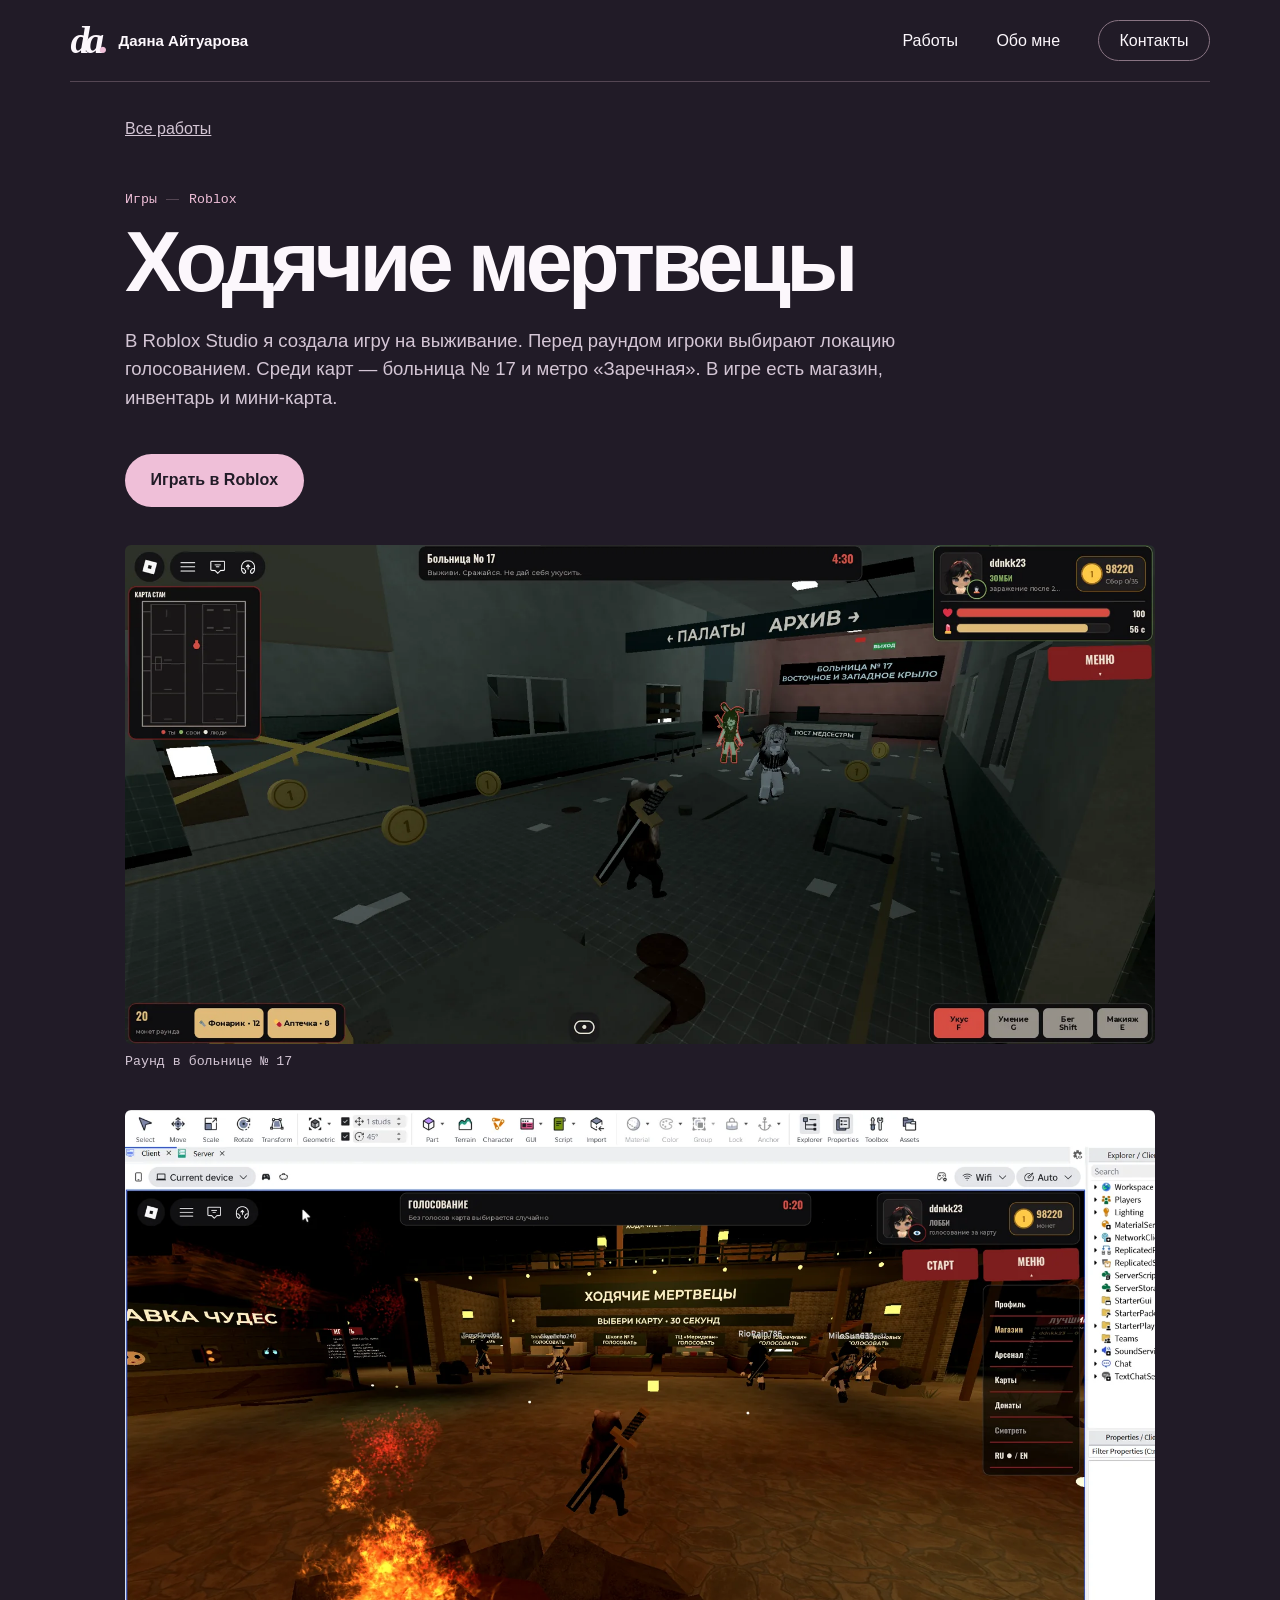
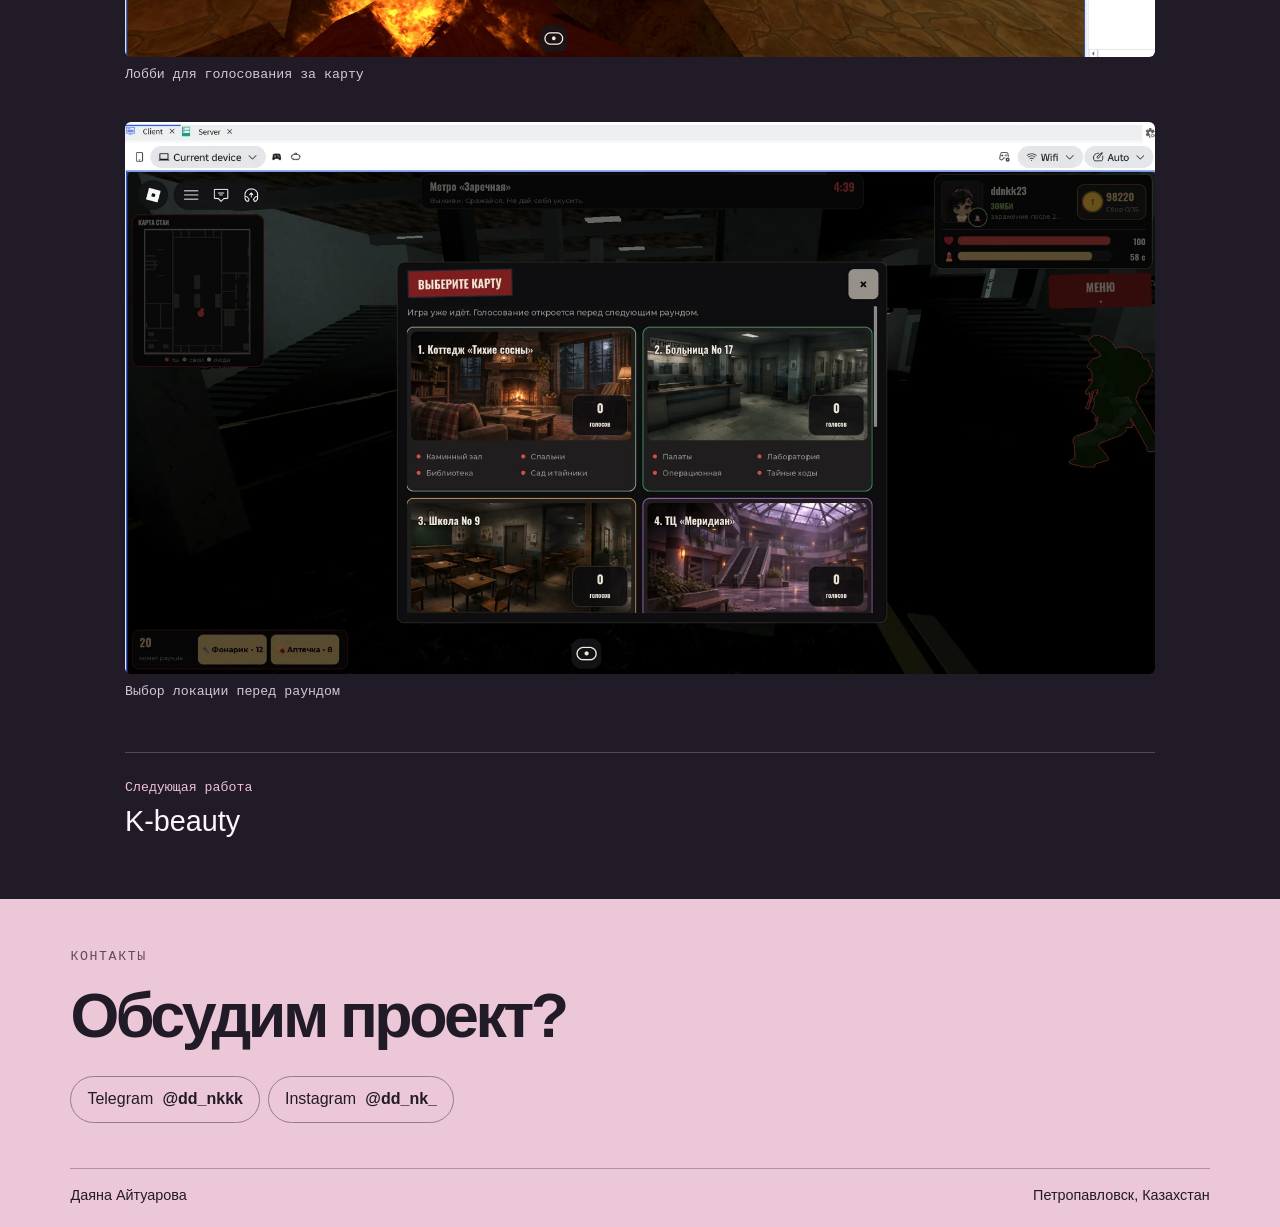
<file: walking-dead.html>
<!doctype html><html lang="ru"><head><meta charset="utf-8"><meta name="viewport" content="width=device-width,initial-scale=1"><meta name="theme-color" content="#211b27"><title>Ходячие мертвецы · Даяна Айтуарова</title><meta name="description" content="Портфолио Даяны Айтуаровой. Сайты, видео и игры."><link rel="stylesheet" href="style.css"></head><body id="top"><a class="skip" href="#main">К содержанию</a><header><a class="brand" href="index.html#top" aria-label="Даяна Айтуарова, главная"><b>da<span>.</span></b><span>Даяна Айтуарова</span></a><nav aria-label="Основная навигация"><a href="index.html#work">Работы</a><a href="index.html#about">Обо мне</a><a class="nav-contact" href="index.html#contact">Контакты</a></nav></header><main id="main" class="wrap case"><a class="back" href="index.html#work">Все работы</a><div class="meta">Игры <i></i> Roblox</div><h1>Ходячие мертвецы</h1><p class="intro">В Roblox Studio я создала игру на выживание. Перед раундом игроки выбирают локацию голосованием. Среди карт — больница № 17 и метро «Заречная». В игре есть магазин, инвентарь и мини-карта.</p><a class="btn" href="https://www.roblox.com/join/zqgzu">Играть в Roblox</a><figure><a href="hospital.webp" aria-label="Открыть изображение — Раунд в больнице № 17"><img loading="lazy" src="hospital.webp" alt="Раунд в больнице № 17"></a><figcaption>Раунд в больнице № 17</figcaption></figure><figure><a href="lobby.webp" aria-label="Открыть изображение — Лобби для голосования за карту"><img loading="lazy" src="lobby.webp" alt="Лобби для голосования за карту"></a><figcaption>Лобби для голосования за карту</figcaption></figure><figure><a href="maps.webp" aria-label="Открыть изображение — Выбор локации перед раундом"><img loading="lazy" src="maps.webp" alt="Выбор локации перед раундом"></a><figcaption>Выбор локации перед раундом</figcaption></figure><a class="next" href="k-beauty.html"><small>Следующая работа</small>K-beauty</a></main><footer id="contact"><div class="wrap"><div class="eyebrow">Контакты</div><h2>Обсудим проект?</h2><div class="contacts"><a href="https://t.me/dd_nkkk">Telegram <b>@dd_nkkk</b></a><a href="https://www.instagram.com/dd_nk_/">Instagram <b>@dd_nk_</b></a></div><div class="sign">Даяна Айтуарова <span>Петропавловск, Казахстан</span></div></div></footer></body></html>
</file>
<file: style.css>
:root{--ink:#211b27;--text:#fcf7fc;--muted:#d4c6d5;--pink:#efbfd8;--line:#544653;color-scheme:dark}
*{box-sizing:border-box}
body{background:var(--ink);color:var(--text);margin:0;font:1rem/1.6 Inter,"Segoe UI",Arial,sans-serif}
a{color:inherit;text-decoration:none}
a:focus-visible,button:focus-visible,video:focus-visible{outline:3px solid #e58efb;outline-offset:5px}
.skip{position:absolute;left:1rem;top:-5rem;background:white;color:black;padding:1rem;z-index:9}
.skip:focus{top:.5rem}
.wrap,header{width:min(1280px,89%);margin:auto}
header,.brand,nav,.meta,.eyebrow,.contacts,.work-head,.filters,.tags,.sign{display:flex;align-items:center}
header{justify-content:space-between;padding:20px 0;border-bottom:1px solid var(--line)}
.brand{gap:14px;font-size:.94rem;font-weight:600}
.brand b,.seal{font:italic bold 2.4rem/1 Georgia,serif;letter-spacing:-.12em}
.brand b span{color:var(--pink)}
nav{gap:clamp(1rem,3vw,3rem)}
nav a:hover,.back:hover{text-decoration:underline;text-underline-offset:5px}
.nav-contact{border:1px solid #897483;border-radius:3rem;padding:.43rem 1.25rem}
.hero{padding:64px 0 78px;display:grid;grid-template-columns:1.04fr 1fr;gap:5%;align-items:center}
.eyebrow,.meta,figcaption,small{font:500 .83rem/1.5 "IBM Plex Mono",Consolas,monospace}
.eyebrow{letter-spacing:.12em;text-transform:uppercase;gap:.8rem;color:var(--pink)}
.eyebrow i{width:30px;height:1px;background:currentColor}
h1,h2,h3,p,figure{margin:0}
h1,h2,h3{line-height:1.05;font-weight:550;letter-spacing:-.055em}
.hero h1{font-size:clamp(4rem,7.8vw,7.3rem);margin:23px 0;line-height:.98}
.hero em{font-family:"PT Serif",Georgia,serif;font-weight:400;color:var(--pink);letter-spacing:-.065em}
.hero-copy p,.intro{font-size:clamp(1.1rem,1.45vw,1.35rem);color:var(--muted);max-width:470px;line-height:1.55}
.btn{display:inline-block;margin-top:27px;background:var(--pink);color:var(--ink);border-radius:50px;padding:.85rem 1.6rem;font-weight:650}
.btn:hover{background:#ffe2f1}
.folio{position:relative;isolation:isolate;overflow:hidden;aspect-ratio:1.3;border-radius:12px;background:radial-gradient(ellipse at 20% 18%,#fce4e5,transparent 64%),linear-gradient(120deg,#cba7c8,#ce9fad 70%,#e7bfca);color:#392a39}
.orbit{position:absolute;width:150%;height:40%;border:1px solid #80607988;border-radius:50%;top:28%;left:-25%;transform:rotate(-32deg)}
.orbit.two{transform:rotate(33deg);top:32%}
.spark{position:absolute;top:5%;left:7%;font:4rem/1 Georgia;color:#694a60}
.print{position:absolute;width:65%;padding:2% 2% 1%;background:#fff9f4;box-shadow:0 9px 18px #38203536;transition:transform .25s}
.print img{display:block;width:100%;aspect-ratio:1.85;object-fit:cover}
.print span{display:block;font:italic 1rem/1.75 Georgia,serif}
.print.rear{top:12%;right:7%;transform:rotate(9deg)}.print.front{left:8%;bottom:12%;transform:rotate(-10deg)}
.print:hover,.print:focus-visible{transform:rotate(0) scale(1.04);z-index:2}
.seal{position:absolute;pointer-events:none;right:8%;bottom:15%;background:#573950;color:#f2d5e8;font-size:clamp(2rem,4vw,4rem);border:3px double #efbfd8;padding:.1em .25em .21em .15em;border-radius:50%;transform:rotate(12deg)}
#work,.about{border-top:1px solid var(--line);padding:48px 0 64px;scroll-margin-top:1rem}
h2{font-size:clamp(2.5rem,4.9vw,4.5rem)}
sup{font:500 1rem/1 Consolas,monospace;vertical-align:top;color:var(--pink);margin-left:.6rem}
.work-head,.sign{justify-content:space-between;gap:1rem;flex-wrap:wrap}
.filters{gap:5px;flex-wrap:wrap}
button,.tags span{background:none;color:var(--muted);border:1px solid var(--line);padding:.45rem .95rem;border-radius:2rem;font:inherit}
button{cursor:pointer}
button[aria-pressed=true]{background:var(--text);color:var(--ink);border-color:var(--text)}
[hidden]{display:none!important}
.grid{display:grid;grid-template-columns:repeat(3,minmax(0,1fr));gap:44px 22px;margin-top:32px}
.card{display:block}
.thumb{aspect-ratio:1.56;border-radius:6px;overflow:hidden;background:#29202c;display:grid;place-items:center}
.thumb img{display:block;width:100%;height:100%;object-fit:cover;transition:transform .3s}
.card:hover img{transform:scale(1.03)}
.thumb.ai-film img{object-position:50% 35%}
.meta{color:var(--pink);gap:.6rem;margin:17px 0 8px}
.meta i{width:13px;height:1px;background:var(--line)}
.card h3,.about h3{font-size:clamp(1.55rem,2.3vw,2.25rem)}
.card p,.about p{margin-top:10px;color:var(--muted)}
.about{display:grid;grid-template-columns:.85fr 1.15fr;gap:5%;padding:65px 0 80px}
.about h2{margin-top:14px}
.about .intro{max-width:100%;margin-top:0;color:var(--text)}
.about h3{margin:28px 0 14px}
.tags,.contacts{gap:8px;flex-wrap:wrap}
.tags span{font-size:.9rem}
footer{background:#ebc7d8;color:var(--ink);padding:48px 0 20px}
footer .eyebrow{color:#674858}footer h2{margin:16px 0 27px}
.contacts a{border:1px solid #977c8e;border-radius:3rem;padding:.6rem 1rem}
.contacts a:hover{background:#f9dfeb}
.contacts b{margin-left:.3rem}
.sign{border-top:1px solid #b092a3;margin-top:45px;padding-top:15px;font-size:.9rem}
.case{padding:34px 0 55px;max-width:1030px}
.back{text-decoration:underline;color:var(--muted)}
.case .meta{margin-top:48px}
.case h1{font-size:clamp(2.8rem,6.6vw,6rem)}
.case .intro{max-width:790px;margin:20px 0 14px}
.case figure{margin-top:38px}
.case figure img{display:block;width:100%;border-radius:6px}
figcaption{color:var(--muted);margin-top:8px}
.case video{display:block;width:min(100%,430px);max-height:78vh;margin:36px auto;background:#141116;border-radius:8px}
.case aside{margin:32px 0;padding:24px;background:#302634;border-radius:8px}
.case aside h2{font-size:2rem}.case aside p{color:var(--muted);margin:8px 0 20px}
.stats{display:grid;grid-template-columns:repeat(4,1fr);gap:16px}.stats b{display:block;color:var(--pink);font-size:1.8rem}
.next{display:block;border-top:1px solid var(--line);margin-top:50px;padding-top:25px;font-size:1.8rem}
.next small{display:block;color:var(--pink)}
@media(max-width:900px){.grid{grid-template-columns:repeat(2,minmax(0,1fr))}.hero{gap:3%;padding:48px 0}.hero h1{font-size:clamp(3.5rem,8.2vw,5rem)}}
@media(max-width:650px){.wrap,header{width:90%}.brand>span{display:none}header{padding:14px 0}nav{gap:14px;font-size:.92rem}.nav-contact{padding:.35rem .75rem}.hero{grid-template-columns:1fr;gap:30px;padding:38px 0}.hero h1{font-size:clamp(3.7rem,12vw,5.5rem)}.grid,.about{grid-template-columns:1fr}.grid{gap:32px}.about{gap:22px}.work-head{align-items:start}.stats{grid-template-columns:repeat(2,1fr)}.work-head h2{width:100%}.thumb{aspect-ratio:1.8}.case .meta{margin-top:30px}.tags span{padding:.32rem .7rem}}
@media(prefers-reduced-motion:reduce){*{transition:none!important}}

.thumb{position:relative;isolation:isolate;container-type:inline-size}
.game-wordmark,.bureau{position:absolute;line-height:.93;font-weight:800;letter-spacing:-.055em}
.game-wordmark{bottom:9%;left:6%;font-size:10cqw;color:#ffedc5;text-shadow:1px 2px 8px #170d08}
.walking-dead::after{content:"";position:absolute;inset:0;background:linear-gradient(transparent,#241204b3);z-index:-1}
.walking-dead img{z-index:-2}
.thumb.k-beauty{background:linear-gradient(145deg,#ead6c6,#c38f88)}
.thumb .beauty-print{width:83%;height:auto;border:4px solid #fff3e8;border-radius:3px;box-shadow:0 8px 18px #7c454959;transform:rotate(-4deg)}
.card:hover .beauty-print{transform:rotate(-2deg) scale(1.03)}
.darklore{background:repeating-radial-gradient(ellipse at 95% 95%,transparent 0 17px,#bb99db21 18px 19px),linear-gradient(145deg,#423451,#1d1925)}
.channel-mark{text-align:center;color:#f8e7fb}
.thumb .channel-mark img{border-radius:50%;width:16cqw;height:16cqw;margin:auto;border:1px solid #d8bad2}
.channel-mark b{display:block;font:italic bold 12cqw/1.1 Georgia,serif;letter-spacing:-.07em}.channel-mark small{font-size:clamp(.74rem,3.2cqw,1rem)}
.thumb.gen-proekt{background:#eeebe4;display:flex}
.thumb .building{width:55%;object-position:center}
.bureau{left:59%;top:32%;color:#40332f;font-size:6.8cqw;border-top:3px solid #aa4232;padding-top:8%}
.thumb.dubbing{background:repeating-linear-gradient(0deg,#ffffff08 0 1px,transparent 1px 24px),linear-gradient(125deg,#421a22,#17171b)}
.dub-mark{display:flex;align-items:center;gap:4cqw;color:#f4ece5;font-size:12cqw;line-height:1}
.dub-mark span{color:#ff766e;font-weight:800}
.dub-mark i{width:14cqw;height:8cqw;background:repeating-linear-gradient(90deg,#ffb6ae 0 2px,transparent 2px 5px);clip-path:polygon(0 44%,20% 29%,35% 4%,54% 31%,70% 12%,85% 36%,100% 46%,100% 54%,85% 64%,70% 88%,54% 69%,35% 96%,20% 71%,0 56%)}
.thumb.ai-film img{object-position:center}
</file>
